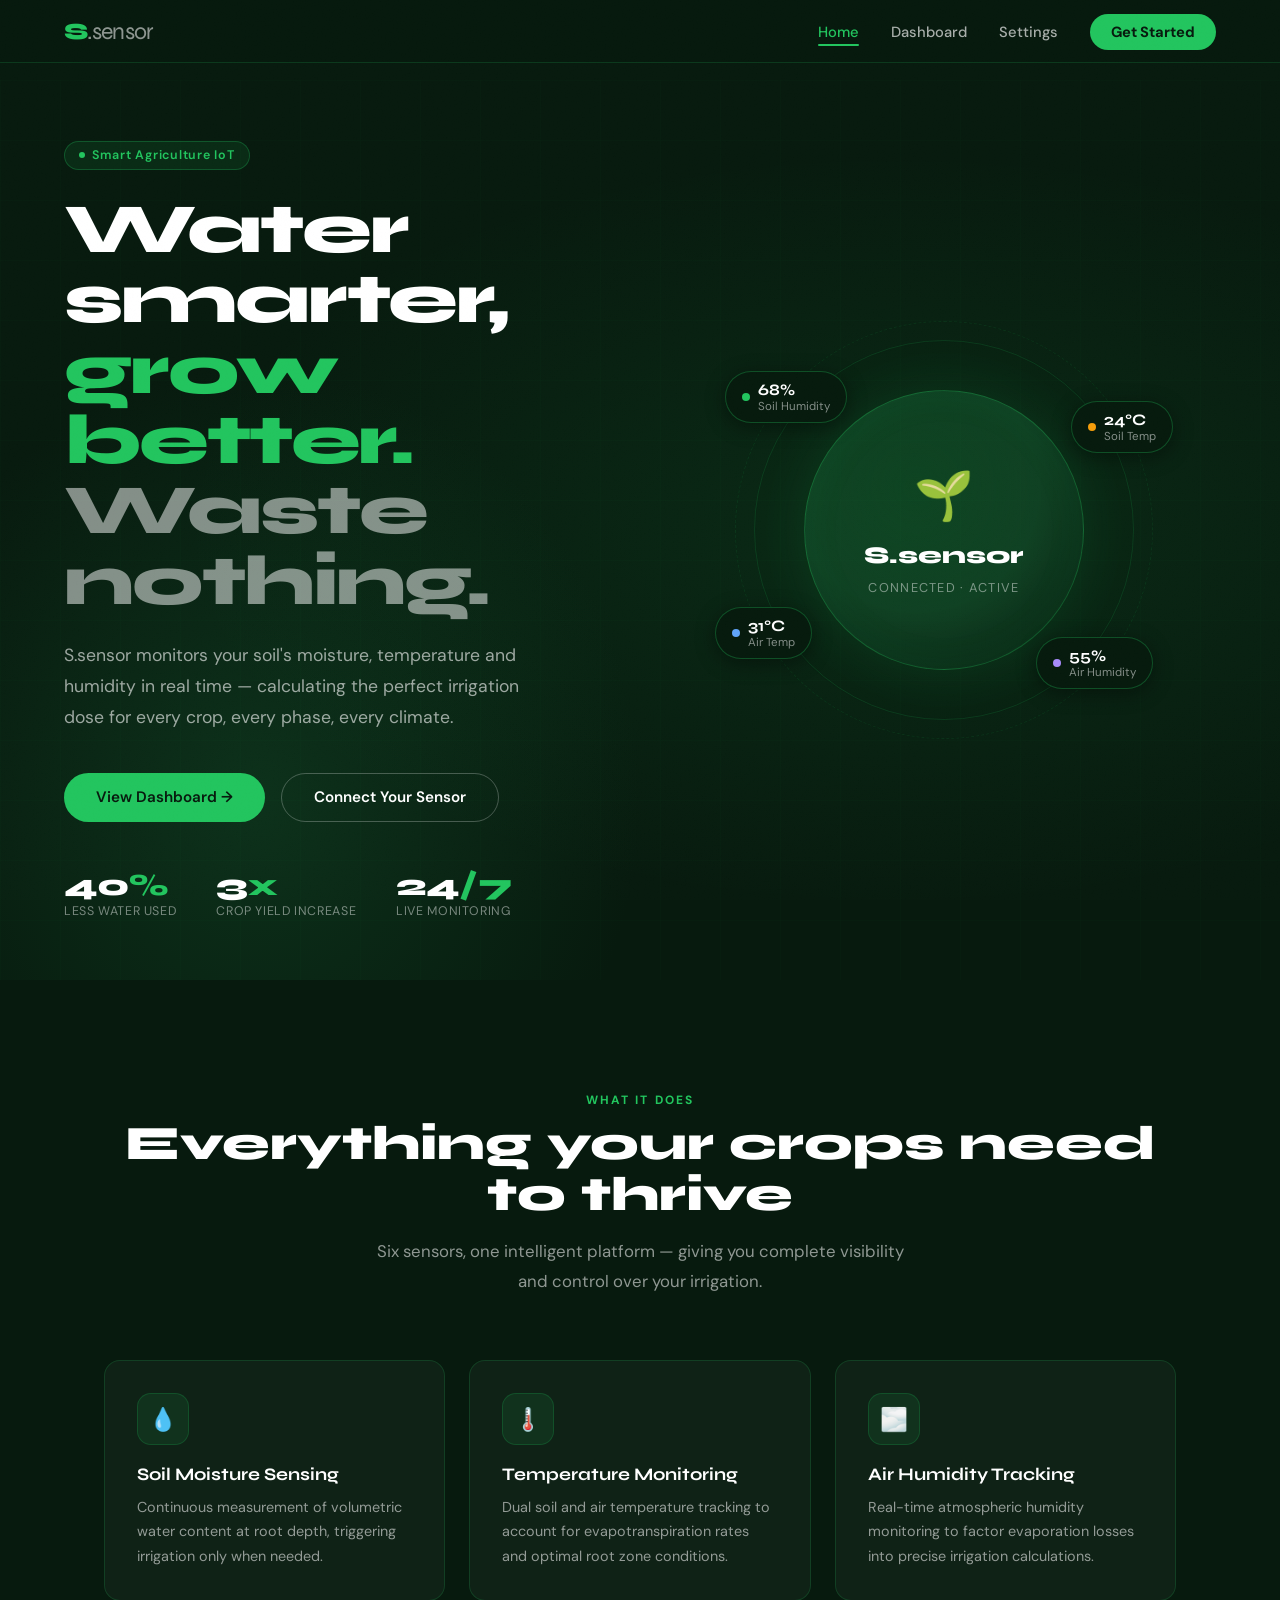
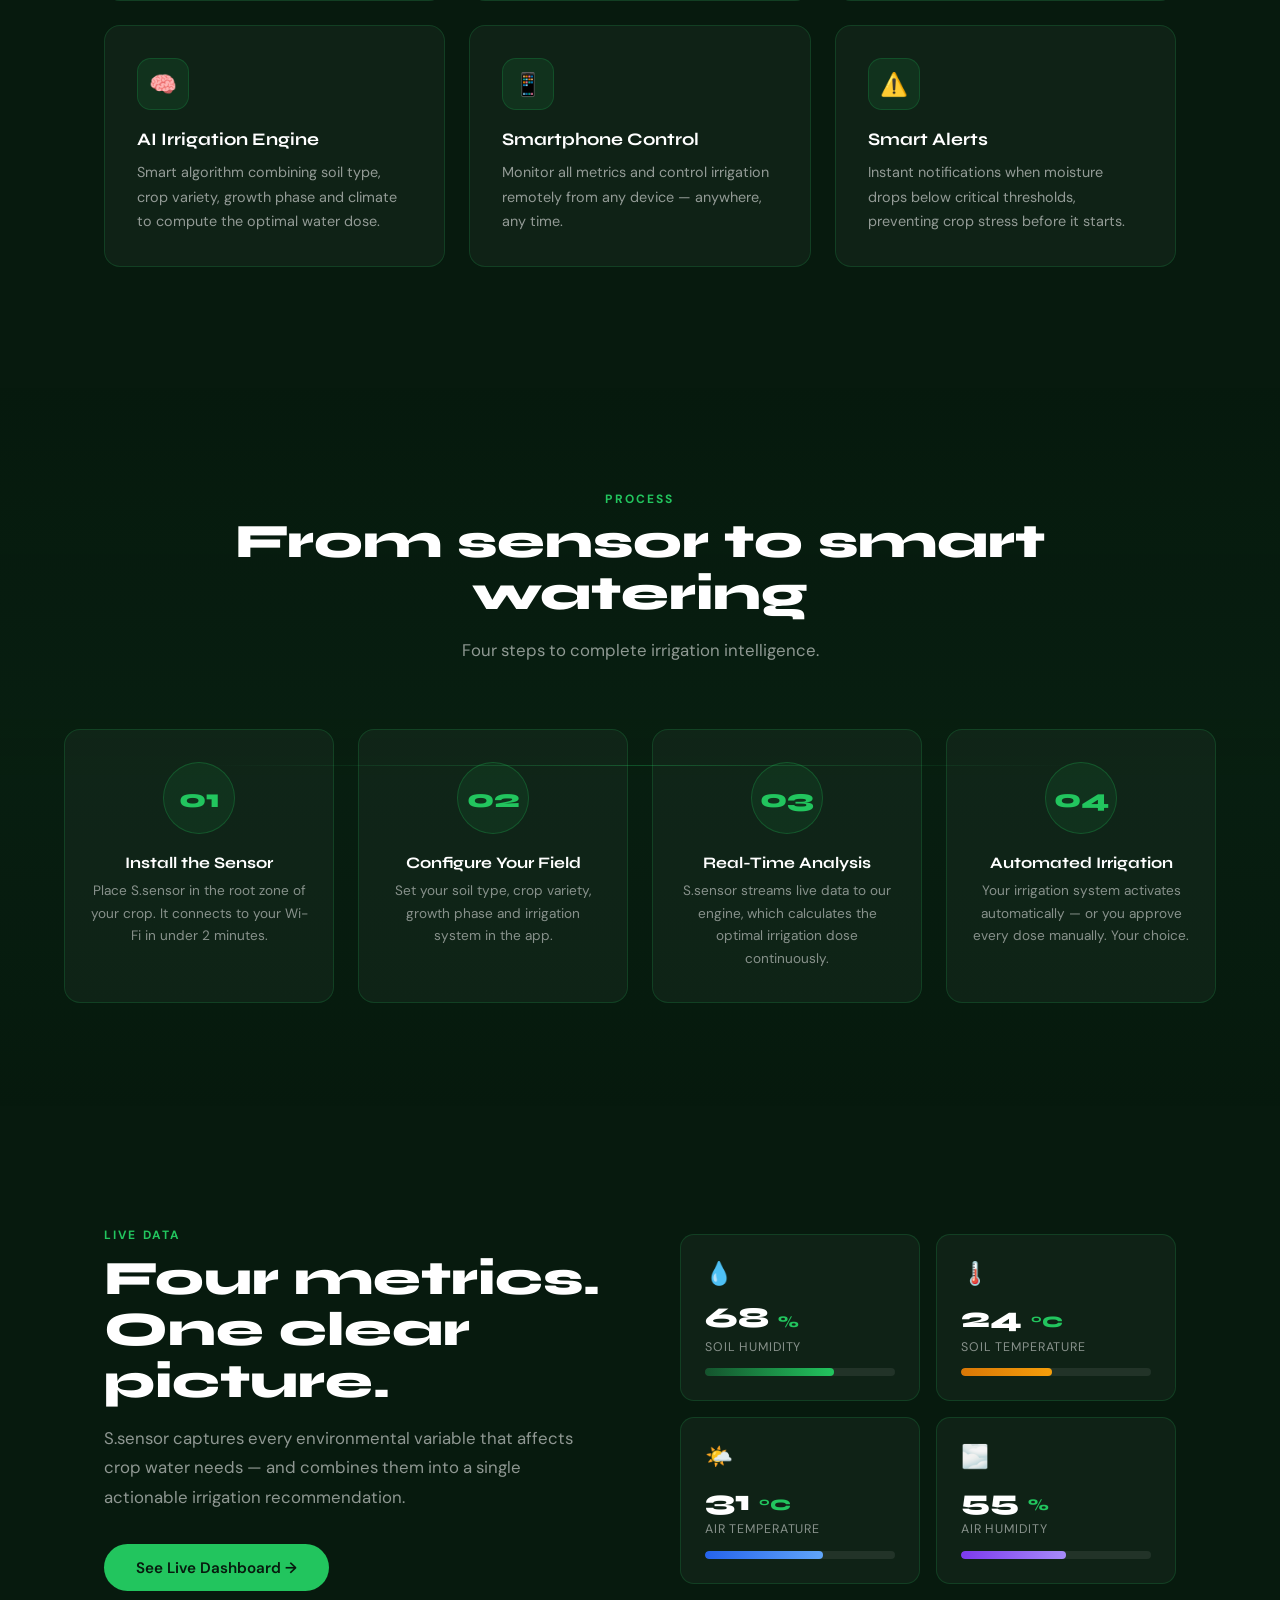
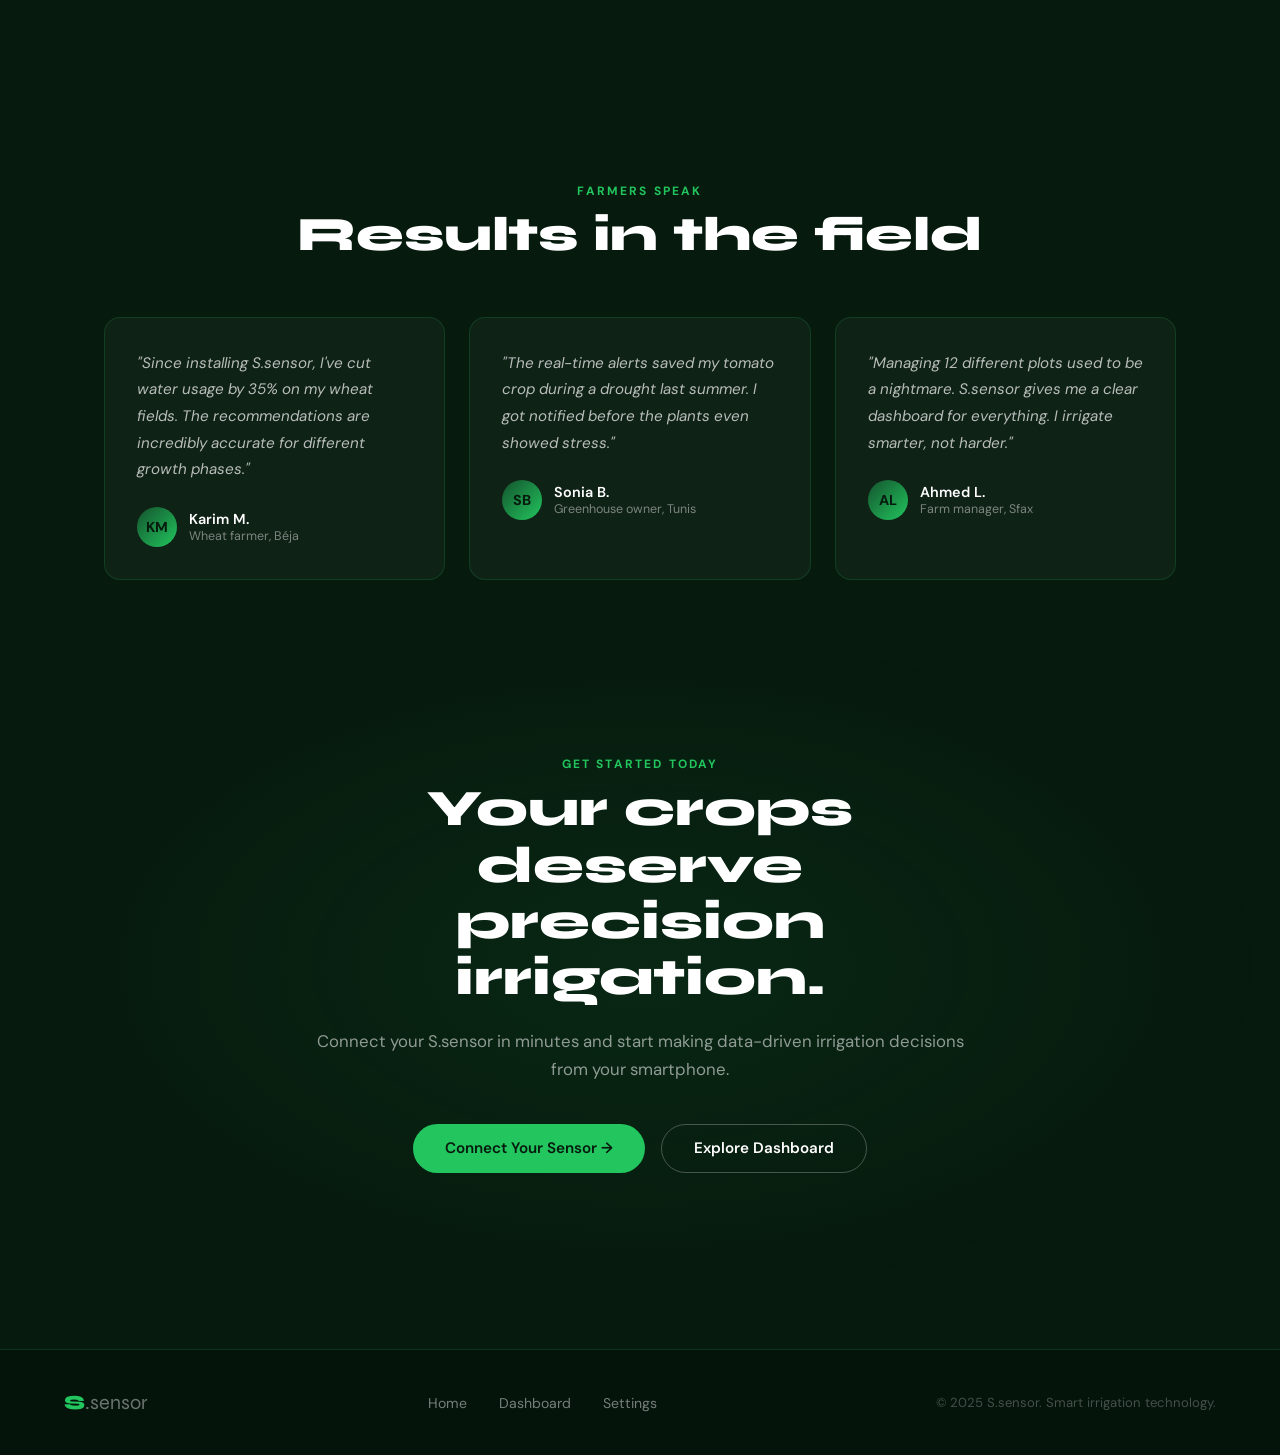
<file: index.html>
<!DOCTYPE html>
<html lang="en">
<head>
  <meta charset="UTF-8" />
  <meta name="viewport" content="width=device-width, initial-scale=1.0" />
  <title>S.sensor — Smart Irrigation Intelligence</title>
  <link rel="stylesheet" href="style.css" />
  <style>
    /* ── HERO ── */
    .hero {
      min-height: 100vh;
      display: flex;
      align-items: center;
      padding: 0 4rem;
      position: relative;
      overflow: hidden;
    }

    .hero-bg {
      position: absolute; inset: 0; z-index: 0;
      background:
        radial-gradient(ellipse 80% 60% at 70% 50%, rgba(34,197,94,0.09) 0%, transparent 70%),
        radial-gradient(ellipse 50% 80% at 20% 80%, rgba(20,83,45,0.4) 0%, transparent 60%);
    }

    .hero-grid {
      position: absolute; inset: 0; z-index: 0; opacity: 0.04;
      background-image:
        linear-gradient(rgba(34,197,94,0.5) 1px, transparent 1px),
        linear-gradient(90deg, rgba(34,197,94,0.5) 1px, transparent 1px);
      background-size: 60px 60px;
    }

    .hero-inner {
      position: relative; z-index: 2;
      display: grid; grid-template-columns: 1fr 1fr;
      gap: 4rem; align-items: center; max-width: 1200px; margin: 0 auto; width: 100%;
    }

    .hero-badge { margin-bottom: 1.5rem; }

    .hero-title {
      font-family: 'Syne', sans-serif; font-weight: 800;
      font-size: clamp(2.8rem, 5.5vw, 4.5rem);
      line-height: 1.0; letter-spacing: -0.03em; margin-bottom: 1.5rem;
    }

    .hero-title .accent { color: var(--green-accent); }
    .hero-title .line2 { color: rgba(255,255,255,0.5); }

    .hero-desc {
      color: rgba(255,255,255,0.6); font-size: 1.1rem;
      line-height: 1.75; margin-bottom: 2.5rem; max-width: 480px;
    }

    .hero-actions { display: flex; gap: 1rem; flex-wrap: wrap; margin-bottom: 3rem; }

    .hero-stats { display: flex; gap: 2.5rem; }
    .hero-stat-item { text-align: left; }
    .hero-stat-num {
      font-family: 'Syne', sans-serif; font-weight: 800;
      font-size: 1.9rem; color: var(--white); line-height: 1;
    }
    .hero-stat-num span { color: var(--green-accent); }
    .hero-stat-label { font-size: 0.78rem; color: rgba(255,255,255,0.45); letter-spacing: 0.05em; text-transform: uppercase; margin-top: 0.2rem; }

    /* ── SENSOR VISUAL ── */
    .hero-visual { position: relative; display: flex; justify-content: center; align-items: center; }

    .sensor-ring-outer {
      width: 380px; height: 380px; border-radius: 50%;
      border: 1px solid rgba(34,197,94,0.15);
      display: flex; align-items: center; justify-content: center;
      animation: float 5s ease-in-out infinite;
      position: relative;
    }

    .sensor-ring-outer::before {
      content: ''; position: absolute; inset: -20px; border-radius: 50%;
      border: 1px dashed rgba(34,197,94,0.1);
      animation: rotate 30s linear infinite;
    }

    .sensor-ring-inner {
      width: 280px; height: 280px; border-radius: 50%;
      background: radial-gradient(circle at 40% 35%, rgba(34,197,94,0.18), rgba(20,83,45,0.6), rgba(7,26,14,0.9));
      border: 1px solid rgba(34,197,94,0.3);
      display: flex; flex-direction: column;
      align-items: center; justify-content: center; gap: 0.6rem;
      box-shadow: 0 0 60px rgba(34,197,94,0.12), inset 0 0 40px rgba(34,197,94,0.06);
      position: relative;
    }

    .sensor-icon { font-size: 3rem; margin-bottom: 0.3rem; }
    .sensor-label { font-family: 'Syne', sans-serif; font-weight: 800; font-size: 1.5rem; color: var(--white); }
    .sensor-sublabel { font-size: 0.8rem; color: rgba(255,255,255,0.45); letter-spacing: 0.1em; text-transform: uppercase; }

    /* floating metric chips */
    .metric-chip {
      position: absolute;
      background: rgba(7,26,14,0.9); border: 1px solid rgba(34,197,94,0.3);
      border-radius: 50px; padding: 0.5rem 1rem;
      display: flex; align-items: center; gap: 0.5rem;
      backdrop-filter: blur(12px);
      box-shadow: 0 4px 20px rgba(0,0,0,0.4);
    }
    .metric-chip-dot { width: 8px; height: 8px; border-radius: 50%; flex-shrink: 0; }
    .metric-chip-val { font-family: 'Syne', sans-serif; font-weight: 700; font-size: 1rem; color: var(--white); }
    .metric-chip-name { font-size: 0.72rem; color: rgba(255,255,255,0.5); white-space: nowrap; }

    .chip-1 { top: 30px; left: -30px; animation: float 4s 0.5s ease-in-out infinite; }
    .chip-2 { top: 60px; right: -40px; animation: float 4.5s 1s ease-in-out infinite; }
    .chip-3 { bottom: 60px; left: -40px; animation: float 5s 0.2s ease-in-out infinite; }
    .chip-4 { bottom: 30px; right: -20px; animation: float 3.8s 0.8s ease-in-out infinite; }

    /* ── FEATURES ── */
    .features { padding: 7rem 4rem; max-width: 1200px; margin: 0 auto; }
    .features-header { text-align: center; margin-bottom: 4rem; }
    .features-header .section-sub { margin: 0 auto; }
    .features-grid { display: grid; grid-template-columns: repeat(3, 1fr); gap: 1.5rem; }

    .feature-card { padding: 2rem; }
    .feature-icon {
      width: 52px; height: 52px; border-radius: 14px;
      background: rgba(34,197,94,0.1); border: 1px solid rgba(34,197,94,0.2);
      display: flex; align-items: center; justify-content: center;
      font-size: 1.4rem; margin-bottom: 1.2rem;
    }
    .feature-title { font-family: 'Syne', sans-serif; font-weight: 700; font-size: 1.1rem; margin-bottom: 0.6rem; }
    .feature-desc { color: rgba(255,255,255,0.55); font-size: 0.9rem; line-height: 1.7; }

    /* ── HOW IT WORKS ── */
    .how { padding: 7rem 4rem; position: relative; overflow: hidden; }
    .how-bg {
      position: absolute; inset: 0; z-index: 0;
      background: linear-gradient(180deg, transparent, rgba(20,83,45,0.08) 50%, transparent);
    }
    .how-inner { max-width: 1200px; margin: 0 auto; position: relative; z-index: 1; }
    .how-header { text-align: center; margin-bottom: 4rem; }
    .how-header .section-sub { margin: 0 auto; }

    .steps { display: grid; grid-template-columns: repeat(4, 1fr); gap: 1.5rem; position: relative; }
    .steps::before {
      content: '';
      position: absolute; top: 36px; left: 12%; right: 12%; height: 1px;
      background: linear-gradient(90deg, transparent, var(--green-accent), transparent);
      opacity: 0.3;
    }
    .step { text-align: center; padding: 2rem 1.5rem; }
    .step-num {
      width: 72px; height: 72px; border-radius: 50%;
      background: rgba(34,197,94,0.08); border: 1px solid rgba(34,197,94,0.25);
      font-family: 'Syne', sans-serif; font-weight: 800; font-size: 1.6rem; color: var(--green-accent);
      display: flex; align-items: center; justify-content: center;
      margin: 0 auto 1.2rem; position: relative;
    }
    .step-title { font-family: 'Syne', sans-serif; font-weight: 700; font-size: 1rem; margin-bottom: 0.5rem; }
    .step-desc { color: rgba(255,255,255,0.5); font-size: 0.85rem; line-height: 1.65; }

    /* ── SENSORS SECTION ── */
    .sensors-section { padding: 7rem 4rem; max-width: 1200px; margin: 0 auto; }
    .sensors-inner { display: grid; grid-template-columns: 1fr 1fr; gap: 5rem; align-items: center; }
    .sensors-metrics { display: grid; grid-template-columns: 1fr 1fr; gap: 1rem; }

    .metric-card {
      padding: 1.5rem; border-radius: 14px;
      background: var(--card-bg); border: 1px solid var(--card-border);
    }
    .metric-card-icon { font-size: 1.4rem; margin-bottom: 0.75rem; }
    .metric-card-val { font-family: 'Syne', sans-serif; font-weight: 800; font-size: 1.8rem; color: var(--white); }
    .metric-card-val span { font-size: 1rem; color: var(--green-accent); }
    .metric-card-name { font-size: 0.78rem; color: rgba(255,255,255,0.5); text-transform: uppercase; letter-spacing: 0.07em; margin-top: 0.2rem; }
    .metric-card-bar { margin-top: 0.85rem; }

    /* ── CTA ── */
    .cta-section {
      padding: 6rem 4rem; text-align: center; position: relative; overflow: hidden;
    }
    .cta-bg {
      position: absolute; inset: 0; z-index: 0;
      background: radial-gradient(ellipse 70% 80% at 50% 50%, rgba(34,197,94,0.08) 0%, transparent 70%);
    }
    .cta-inner { position: relative; z-index: 1; max-width: 680px; margin: 0 auto; }
    .cta-title {
      font-family: 'Syne', sans-serif; font-weight: 800;
      font-size: clamp(2.2rem, 4vw, 3.2rem); line-height: 1.1; margin-bottom: 1.25rem;
    }
    .cta-desc { color: rgba(255,255,255,0.55); font-size: 1.05rem; line-height: 1.7; margin-bottom: 2.5rem; }
    .cta-actions { display: flex; gap: 1rem; justify-content: center; flex-wrap: wrap; }

    /* ── TESTIMONIALS ── */
    .testimonials { padding: 5rem 4rem; max-width: 1200px; margin: 0 auto; }
    .testimonials-header { text-align: center; margin-bottom: 3.5rem; }
    .testimonials-grid { display: grid; grid-template-columns: repeat(3, 1fr); gap: 1.5rem; }
    .testimonial-card { padding: 2rem; }
    .testimonial-quote { font-size: 0.95rem; line-height: 1.75; color: rgba(255,255,255,0.7); margin-bottom: 1.5rem; font-style: italic; }
    .testimonial-author { display: flex; align-items: center; gap: 0.75rem; }
    .testimonial-avatar {
      width: 40px; height: 40px; border-radius: 50%;
      background: linear-gradient(135deg, var(--green-mid), var(--green-accent));
      display: flex; align-items: center; justify-content: center;
      font-weight: 700; font-size: 0.9rem; color: var(--green-deep); flex-shrink: 0;
    }
    .testimonial-name { font-weight: 600; font-size: 0.9rem; }
    .testimonial-role { font-size: 0.78rem; color: rgba(255,255,255,0.45); }

    @media (max-width: 1024px) {
      .hero-inner { grid-template-columns: 1fr; text-align: center; }
      .hero-desc { margin: 0 auto 2rem; }
      .hero-actions { justify-content: center; }
      .hero-stats { justify-content: center; }
      .hero-visual { display: none; }
      .features-grid { grid-template-columns: 1fr 1fr; }
      .steps { grid-template-columns: repeat(2, 1fr); }
      .steps::before { display: none; }
      .sensors-inner { grid-template-columns: 1fr; }
      .testimonials-grid { grid-template-columns: 1fr; }
    }
    @media (max-width: 768px) {
      .hero { padding: 6rem 1.5rem 4rem; }
      .features { padding: 5rem 1.5rem; }
      .features-grid { grid-template-columns: 1fr; }
      .how { padding: 5rem 1.5rem; }
      .sensors-section { padding: 5rem 1.5rem; }
      .cta-section { padding: 5rem 1.5rem; }
      .testimonials { padding: 4rem 1.5rem; }
    }
  </style>
</head>
<body>

<!-- NAV -->
<nav>
  <a href="index.html" class="nav-logo">S<span>.sensor</span></a>
  <ul class="nav-links">
    <li><a href="index.html" class="active">Home</a></li>
    <li><a href="dashboard.html">Dashboard</a></li>
    <li><a href="settings.html">Settings</a></li>
    <li><a href="login.html" class="nav-cta">Get Started</a></li>
  </ul>
</nav>

<div class="page-content">

  <!-- HERO -->
  <section class="hero">
    <div class="hero-bg"></div>
    <div class="hero-grid"></div>
    <div class="hero-inner">
      <div class="hero-text">
        <div class="hero-badge anim-1">
          <span class="badge"><span class="dot"></span>Smart Agriculture IoT</span>
        </div>
        <h1 class="hero-title anim-2">
          Water smarter,<br>
          <span class="accent">grow better.</span><br>
          <span class="line2">Waste nothing.</span>
        </h1>
        <p class="hero-desc anim-3">
          S.sensor monitors your soil's moisture, temperature and humidity in real time —
          calculating the perfect irrigation dose for every crop, every phase, every climate.
        </p>
        <div class="hero-actions anim-4">
          <a href="dashboard.html" class="btn btn-primary">View Dashboard →</a>
          <a href="login.html" class="btn btn-outline">Connect Your Sensor</a>
        </div>
        <div class="hero-stats anim-5">
          <div class="hero-stat-item">
            <div class="hero-stat-num">40<span>%</span></div>
            <div class="hero-stat-label">Less water used</div>
          </div>
          <div class="hero-stat-item">
            <div class="hero-stat-num">3<span>x</span></div>
            <div class="hero-stat-label">Crop yield increase</div>
          </div>
          <div class="hero-stat-item">
            <div class="hero-stat-num">24<span>/7</span></div>
            <div class="hero-stat-label">Live monitoring</div>
          </div>
        </div>
      </div>

      <!-- SENSOR VISUAL -->
      <div class="hero-visual anim-6">
        <div class="sensor-ring-outer">
          <div class="sensor-ring-inner">
            <div class="sensor-icon">🌱</div>
            <div class="sensor-label">S.sensor</div>
            <div class="sensor-sublabel">Connected · Active</div>
          </div>

          <div class="metric-chip chip-1">
            <div class="metric-chip-dot" style="background:#22c55e;"></div>
            <div>
              <div class="metric-chip-val">68%</div>
              <div class="metric-chip-name">Soil Humidity</div>
            </div>
          </div>
          <div class="metric-chip chip-2">
            <div class="metric-chip-dot" style="background:#f59e0b;"></div>
            <div>
              <div class="metric-chip-val">24°C</div>
              <div class="metric-chip-name">Soil Temp</div>
            </div>
          </div>
          <div class="metric-chip chip-3">
            <div class="metric-chip-dot" style="background:#60a5fa;"></div>
            <div>
              <div class="metric-chip-val">31°C</div>
              <div class="metric-chip-name">Air Temp</div>
            </div>
          </div>
          <div class="metric-chip chip-4">
            <div class="metric-chip-dot" style="background:#a78bfa;"></div>
            <div>
              <div class="metric-chip-val">55%</div>
              <div class="metric-chip-name">Air Humidity</div>
            </div>
          </div>
        </div>
      </div>
    </div>
  </section>

  <!-- FEATURES -->
  <section class="features">
    <div class="features-header">
      <div class="section-label">What it does</div>
      <h2 class="section-title">Everything your crops need to thrive</h2>
      <p class="section-sub">Six sensors, one intelligent platform — giving you complete visibility and control over your irrigation.</p>
    </div>
    <div class="features-grid">
      <div class="card feature-card anim-1">
        <div class="feature-icon">💧</div>
        <div class="feature-title">Soil Moisture Sensing</div>
        <div class="feature-desc">Continuous measurement of volumetric water content at root depth, triggering irrigation only when needed.</div>
      </div>
      <div class="card feature-card anim-2">
        <div class="feature-icon">🌡️</div>
        <div class="feature-title">Temperature Monitoring</div>
        <div class="feature-desc">Dual soil and air temperature tracking to account for evapotranspiration rates and optimal root zone conditions.</div>
      </div>
      <div class="card feature-card anim-3">
        <div class="feature-icon">🌫️</div>
        <div class="feature-title">Air Humidity Tracking</div>
        <div class="feature-desc">Real-time atmospheric humidity monitoring to factor evaporation losses into precise irrigation calculations.</div>
      </div>
      <div class="card feature-card anim-4">
        <div class="feature-icon">🧠</div>
        <div class="feature-title">AI Irrigation Engine</div>
        <div class="feature-desc">Smart algorithm combining soil type, crop variety, growth phase and climate to compute the optimal water dose.</div>
      </div>
      <div class="card feature-card anim-5">
        <div class="feature-icon">📱</div>
        <div class="feature-title">Smartphone Control</div>
        <div class="feature-desc">Monitor all metrics and control irrigation remotely from any device — anywhere, any time.</div>
      </div>
      <div class="card feature-card anim-6">
        <div class="feature-icon">⚠️</div>
        <div class="feature-title">Smart Alerts</div>
        <div class="feature-desc">Instant notifications when moisture drops below critical thresholds, preventing crop stress before it starts.</div>
      </div>
    </div>
  </section>

  <!-- HOW IT WORKS -->
  <section class="how">
    <div class="how-bg"></div>
    <div class="how-inner">
      <div class="how-header">
        <div class="section-label">Process</div>
        <h2 class="section-title">From sensor to smart watering</h2>
        <p class="section-sub">Four steps to complete irrigation intelligence.</p>
      </div>
      <div class="steps">
        <div class="card step anim-1">
          <div class="step-num">01</div>
          <div class="step-title">Install the Sensor</div>
          <div class="step-desc">Place S.sensor in the root zone of your crop. It connects to your Wi-Fi in under 2 minutes.</div>
        </div>
        <div class="card step anim-2">
          <div class="step-num">02</div>
          <div class="step-title">Configure Your Field</div>
          <div class="step-desc">Set your soil type, crop variety, growth phase and irrigation system in the app.</div>
        </div>
        <div class="card step anim-3">
          <div class="step-num">03</div>
          <div class="step-title">Real-Time Analysis</div>
          <div class="step-desc">S.sensor streams live data to our engine, which calculates the optimal irrigation dose continuously.</div>
        </div>
        <div class="card step anim-4">
          <div class="step-num">04</div>
          <div class="step-title">Automated Irrigation</div>
          <div class="step-desc">Your irrigation system activates automatically — or you approve every dose manually. Your choice.</div>
        </div>
      </div>
    </div>
  </section>

  <!-- WHAT WE MEASURE -->
  <section class="sensors-section">
    <div class="sensors-inner">
      <div>
        <div class="section-label">Live data</div>
        <h2 class="section-title">Four metrics. One clear picture.</h2>
        <p class="section-sub" style="margin-bottom:2rem;">
          S.sensor captures every environmental variable that affects crop water needs — and combines them into a single actionable irrigation recommendation.
        </p>
        <a href="dashboard.html" class="btn btn-primary">See Live Dashboard →</a>
      </div>
      <div class="sensors-metrics">
        <div class="metric-card">
          <div class="metric-card-icon">💧</div>
          <div class="metric-card-val">68 <span>%</span></div>
          <div class="metric-card-name">Soil Humidity</div>
          <div class="metric-card-bar">
            <div class="progress-bar"><div class="progress-fill" style="width:68%"></div></div>
          </div>
        </div>
        <div class="metric-card">
          <div class="metric-card-icon">🌡️</div>
          <div class="metric-card-val">24 <span>°C</span></div>
          <div class="metric-card-name">Soil Temperature</div>
          <div class="metric-card-bar">
            <div class="progress-bar"><div class="progress-fill" style="width:48%; background: linear-gradient(90deg, #d97706, #f59e0b);"></div></div>
          </div>
        </div>
        <div class="metric-card">
          <div class="metric-card-icon">🌤️</div>
          <div class="metric-card-val">31 <span>°C</span></div>
          <div class="metric-card-name">Air Temperature</div>
          <div class="metric-card-bar">
            <div class="progress-bar"><div class="progress-fill" style="width:62%; background: linear-gradient(90deg, #2563eb, #60a5fa);"></div></div>
          </div>
        </div>
        <div class="metric-card">
          <div class="metric-card-icon">🌫️</div>
          <div class="metric-card-val">55 <span>%</span></div>
          <div class="metric-card-name">Air Humidity</div>
          <div class="metric-card-bar">
            <div class="progress-bar"><div class="progress-fill" style="width:55%; background: linear-gradient(90deg, #7c3aed, #a78bfa);"></div></div>
          </div>
        </div>
      </div>
    </div>
  </section>

  <!-- TESTIMONIALS -->
  <section class="testimonials">
    <div class="testimonials-header">
      <div class="section-label">Farmers speak</div>
      <h2 class="section-title">Results in the field</h2>
    </div>
    <div class="testimonials-grid">
      <div class="card testimonial-card">
        <p class="testimonial-quote">"Since installing S.sensor, I've cut water usage by 35% on my wheat fields. The recommendations are incredibly accurate for different growth phases."</p>
        <div class="testimonial-author">
          <div class="testimonial-avatar">KM</div>
          <div>
            <div class="testimonial-name">Karim M.</div>
            <div class="testimonial-role">Wheat farmer, Béja</div>
          </div>
        </div>
      </div>
      <div class="card testimonial-card">
        <p class="testimonial-quote">"The real-time alerts saved my tomato crop during a drought last summer. I got notified before the plants even showed stress."</p>
        <div class="testimonial-author">
          <div class="testimonial-avatar">SB</div>
          <div>
            <div class="testimonial-name">Sonia B.</div>
            <div class="testimonial-role">Greenhouse owner, Tunis</div>
          </div>
        </div>
      </div>
      <div class="card testimonial-card">
        <p class="testimonial-quote">"Managing 12 different plots used to be a nightmare. S.sensor gives me a clear dashboard for everything. I irrigate smarter, not harder."</p>
        <div class="testimonial-author">
          <div class="testimonial-avatar">AL</div>
          <div>
            <div class="testimonial-name">Ahmed L.</div>
            <div class="testimonial-role">Farm manager, Sfax</div>
          </div>
        </div>
      </div>
    </div>
  </section>

  <!-- CTA -->
  <section class="cta-section">
    <div class="cta-bg"></div>
    <div class="cta-inner">
      <div class="section-label" style="text-align:center;">Get started today</div>
      <h2 class="cta-title">Your crops deserve precision irrigation.</h2>
      <p class="cta-desc">Connect your S.sensor in minutes and start making data-driven irrigation decisions from your smartphone.</p>
      <div class="cta-actions">
        <a href="login.html" class="btn btn-primary">Connect Your Sensor →</a>
        <a href="dashboard.html" class="btn btn-outline">Explore Dashboard</a>
      </div>
    </div>
  </section>

</div>

<!-- FOOTER -->
<footer>
  <div class="footer-logo">S<span>.sensor</span></div>
  <ul class="footer-links">
    <li><a href="index.html">Home</a></li>
    <li><a href="dashboard.html">Dashboard</a></li>
    <li><a href="settings.html">Settings</a></li>
  </ul>
  <div class="footer-copy">© 2025 S.sensor. Smart irrigation technology.</div>
</footer>

</body>
</html>
</file>
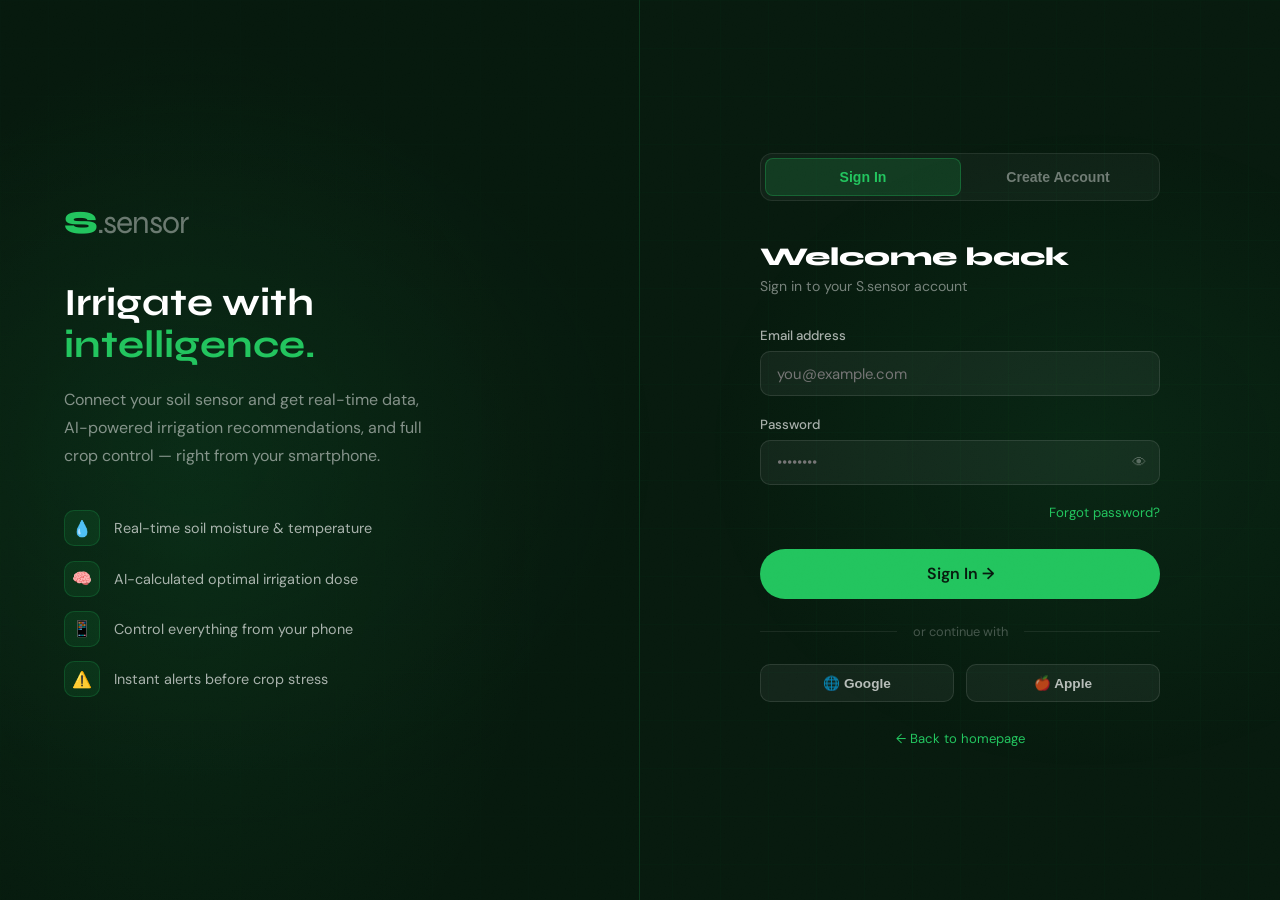
<file: login.html>
<!DOCTYPE html>
<html lang="en">
<head>
  <meta charset="UTF-8" />
  <meta name="viewport" content="width=device-width, initial-scale=1.0" />
  <title>Sign In — S.sensor</title>
  <link rel="stylesheet" href="style.css" />
  <style>
    body { display: flex; align-items: center; justify-content: center; min-height: 100vh; }

    .auth-bg {
      position: fixed; inset: 0; z-index: 0;
      background:
        radial-gradient(ellipse 60% 70% at 15% 50%, rgba(20,83,45,0.35) 0%, transparent 60%),
        radial-gradient(ellipse 50% 60% at 85% 50%, rgba(34,197,94,0.07) 0%, transparent 60%);
    }

    .auth-grid {
      position: fixed; inset: 0; z-index: 0; opacity: 0.025;
      background-image:
        linear-gradient(rgba(34,197,94,0.8) 1px, transparent 1px),
        linear-gradient(90deg, rgba(34,197,94,0.8) 1px, transparent 1px);
      background-size: 48px 48px;
    }

    .auth-wrap {
      position: relative; z-index: 2;
      display: grid; grid-template-columns: 1fr 1fr;
      min-height: 100vh; width: 100%;
    }

    /* LEFT PANEL */
    .auth-left {
      display: flex; flex-direction: column; justify-content: center;
      padding: 4rem; background: rgba(7,26,14,0.6); border-right: 1px solid var(--card-border);
      position: relative; overflow: hidden;
    }

    .auth-left-bg {
      position: absolute; inset: 0; z-index: 0;
      background: radial-gradient(ellipse 80% 80% at 30% 60%, rgba(34,197,94,0.07) 0%, transparent 70%);
    }

    .auth-left-content { position: relative; z-index: 1; }

    .auth-brand {
      font-family: 'Syne', sans-serif; font-weight: 800; font-size: 2rem;
      color: var(--green-accent); margin-bottom: 0.5rem; letter-spacing: -0.03em;
    }
    .auth-brand span { color: rgba(255,255,255,0.4); font-weight: 400; }

    .auth-tagline {
      font-family: 'Syne', sans-serif; font-weight: 700;
      font-size: clamp(1.8rem, 3vw, 2.5rem); line-height: 1.1;
      margin: 2.5rem 0 1.25rem;
    }
    .auth-tagline .acc { color: var(--green-accent); }

    .auth-desc { color: rgba(255,255,255,0.5); font-size: 1rem; line-height: 1.75; max-width: 380px; margin-bottom: 2.5rem; }

    .auth-features { display: flex; flex-direction: column; gap: 0.9rem; }
    .auth-feature { display: flex; align-items: center; gap: 0.85rem; }
    .auth-feature-icon {
      width: 36px; height: 36px; border-radius: 10px;
      background: rgba(34,197,94,0.1); border: 1px solid rgba(34,197,94,0.2);
      display: flex; align-items: center; justify-content: center; font-size: 1rem; flex-shrink: 0;
    }
    .auth-feature-text { font-size: 0.9rem; color: rgba(255,255,255,0.65); }

    /* RIGHT PANEL */
    .auth-right {
      display: flex; align-items: center; justify-content: center;
      padding: 3rem 4rem;
    }

    .auth-form-wrap { width: 100%; max-width: 400px; }

    .auth-tabs { display: flex; gap: 0; margin-bottom: 2.5rem; background: rgba(255,255,255,0.04); border-radius: 12px; padding: 4px; border: 1px solid rgba(255,255,255,0.08); }
    .auth-tab {
      flex: 1; padding: 0.65rem; text-align: center; cursor: pointer;
      border-radius: 8px; font-size: 0.88rem; font-weight: 600;
      border: none; background: transparent; color: rgba(255,255,255,0.4);
      transition: var(--transition);
    }
    .auth-tab.active { background: rgba(34,197,94,0.15); color: var(--green-accent); border: 1px solid rgba(34,197,94,0.3); }

    .auth-form { display: none; }
    .auth-form.active { display: block; }

    .auth-form-title { font-family: 'Syne', sans-serif; font-weight: 800; font-size: 1.6rem; margin-bottom: 0.3rem; }
    .auth-form-sub { color: rgba(255,255,255,0.45); font-size: 0.88rem; margin-bottom: 2rem; }

    .auth-submit { width: 100%; justify-content: center; margin-top: 0.5rem; padding: 0.9rem; font-size: 1rem; }

    .auth-divider {
      display: flex; align-items: center; gap: 1rem; margin: 1.5rem 0;
      color: rgba(255,255,255,0.25); font-size: 0.8rem;
    }
    .auth-divider::before, .auth-divider::after {
      content: ''; flex: 1; height: 1px; background: rgba(255,255,255,0.08);
    }

    .auth-social { display: flex; gap: 0.75rem; }
    .auth-social-btn {
      flex: 1; display: flex; align-items: center; justify-content: center; gap: 0.5rem;
      padding: 0.65rem; border-radius: 10px; font-size: 0.85rem; font-weight: 600;
      background: rgba(255,255,255,0.05); border: 1px solid rgba(255,255,255,0.1);
      color: rgba(255,255,255,0.7); cursor: pointer; transition: var(--transition);
    }
    .auth-social-btn:hover { background: rgba(255,255,255,0.09); border-color: rgba(255,255,255,0.2); }

    .auth-footer-text { text-align: center; margin-top: 1.75rem; font-size: 0.82rem; color: rgba(255,255,255,0.35); }
    .auth-footer-text a { color: var(--green-accent); text-decoration: none; }

    .form-row-2 { display: grid; grid-template-columns: 1fr 1fr; gap: 1rem; }

    .input-icon-wrap { position: relative; }
    .input-icon-wrap .form-input { padding-right: 2.5rem; }
    .input-icon {
      position: absolute; right: 0.9rem; top: 50%; transform: translateY(-50%);
      color: rgba(255,255,255,0.3); cursor: pointer; font-size: 0.9rem;
    }

    @media (max-width: 900px) {
      .auth-wrap { grid-template-columns: 1fr; }
      .auth-left { display: none; }
      .auth-right { padding: 2rem 1.5rem; align-items: flex-start; padding-top: 6rem; }
    }
  </style>
</head>
<body>

<div class="auth-bg"></div>
<div class="auth-grid"></div>

<div class="auth-wrap">

  <!-- LEFT -->
  <div class="auth-left">
    <div class="auth-left-bg"></div>
    <div class="auth-left-content anim-1">
      <div class="auth-brand">S<span>.sensor</span></div>
      <h2 class="auth-tagline">Irrigate with<br><span class="acc">intelligence.</span></h2>
      <p class="auth-desc">Connect your soil sensor and get real-time data, AI-powered irrigation recommendations, and full crop control — right from your smartphone.</p>
      <div class="auth-features">
        <div class="auth-feature">
          <div class="auth-feature-icon">💧</div>
          <div class="auth-feature-text">Real-time soil moisture & temperature</div>
        </div>
        <div class="auth-feature">
          <div class="auth-feature-icon">🧠</div>
          <div class="auth-feature-text">AI-calculated optimal irrigation dose</div>
        </div>
        <div class="auth-feature">
          <div class="auth-feature-icon">📱</div>
          <div class="auth-feature-text">Control everything from your phone</div>
        </div>
        <div class="auth-feature">
          <div class="auth-feature-icon">⚠️</div>
          <div class="auth-feature-text">Instant alerts before crop stress</div>
        </div>
      </div>
    </div>
  </div>

  <!-- RIGHT -->
  <div class="auth-right">
    <div class="auth-form-wrap anim-2">

      <!-- TABS -->
      <div class="auth-tabs">
        <button class="auth-tab active" onclick="switchForm(this,'login')">Sign In</button>
        <button class="auth-tab" onclick="switchForm(this,'register')">Create Account</button>
      </div>

      <!-- LOGIN FORM -->
      <div class="auth-form active" id="form-login">
        <div class="auth-form-title">Welcome back</div>
        <div class="auth-form-sub">Sign in to your S.sensor account</div>

        <div class="form-group">
          <label class="form-label">Email address</label>
          <input class="form-input" type="email" placeholder="you@example.com" />
        </div>
        <div class="form-group">
          <label class="form-label">Password</label>
          <div class="input-icon-wrap">
            <input class="form-input" type="password" id="loginPwd" placeholder="••••••••" />
            <span class="input-icon" onclick="togglePwd('loginPwd', this)">👁</span>
          </div>
        </div>
        <div style="display:flex;justify-content:flex-end;margin-bottom:1.25rem;">
          <a href="#" style="font-size:0.83rem;color:var(--green-accent);text-decoration:none;">Forgot password?</a>
        </div>
        <button class="btn btn-primary auth-submit" onclick="handleLogin()">Sign In →</button>

        <div class="auth-divider">or continue with</div>
        <div class="auth-social">
          <button class="auth-social-btn">🌐 Google</button>
          <button class="auth-social-btn">🍎 Apple</button>
        </div>
      </div>

      <!-- REGISTER FORM -->
      <div class="auth-form" id="form-register">
        <div class="auth-form-title">Create account</div>
        <div class="auth-form-sub">Start monitoring your crops today</div>

        <div class="form-row-2">
          <div class="form-group">
            <label class="form-label">First name</label>
            <input class="form-input" placeholder="Ahmed" />
          </div>
          <div class="form-group">
            <label class="form-label">Last name</label>
            <input class="form-input" placeholder="Aissaoui" />
          </div>
        </div>
        <div class="form-group">
          <label class="form-label">Email address</label>
          <input class="form-input" type="email" placeholder="you@example.com" />
        </div>
        <div class="form-group">
          <label class="form-label">Phone number</label>
          <input class="form-input" type="tel" placeholder="+216 XX XXX XXX" />
        </div>
        <div class="form-group">
          <label class="form-label">Password</label>
          <div class="input-icon-wrap">
            <input class="form-input" type="password" id="regPwd" placeholder="Min. 8 characters" />
            <span class="input-icon" onclick="togglePwd('regPwd', this)">👁</span>
          </div>
        </div>
        <div class="form-group">
          <div style="display:flex;align-items:flex-start;gap:0.6rem;margin-top:0.25rem;">
            <input type="checkbox" id="terms" style="margin-top:3px;accent-color:var(--green-accent);" />
            <label for="terms" style="font-size:0.82rem;color:rgba(255,255,255,0.5);line-height:1.5;">
              I agree to the <a href="#" style="color:var(--green-accent);">Terms of Service</a> and <a href="#" style="color:var(--green-accent);">Privacy Policy</a>
            </label>
          </div>
        </div>
        <button class="btn btn-primary auth-submit" onclick="handleRegister()">Create Account →</button>

        <div class="auth-divider">or continue with</div>
        <div class="auth-social">
          <button class="auth-social-btn">🌐 Google</button>
          <button class="auth-social-btn">🍎 Apple</button>
        </div>
      </div>

      <div class="auth-footer-text">
        <a href="index.html">← Back to homepage</a>
      </div>
    </div>
  </div>
</div>

<script>
  function switchForm(el, id) {
    document.querySelectorAll('.auth-tab').forEach(t=>t.classList.remove('active'));
    document.querySelectorAll('.auth-form').forEach(f=>f.classList.remove('active'));
    el.classList.add('active');
    document.getElementById('form-'+id).classList.add('active');
  }

  function togglePwd(id, icon) {
    const inp = document.getElementById(id);
    inp.type = inp.type === 'password' ? 'text' : 'password';
    icon.textContent = inp.type === 'password' ? '👁' : '🙈';
  }

  async function handleLogin() {
    const email = document.querySelector('#form-login input[type="email"]').value;
    const password = document.querySelector('#form-login input[type="password"]').value;

    try {
        const res = await fetch('http://127.0.0.1:8000/auth/login', {
            method: 'POST',
            headers: { 'Content-Type': 'application/json' },
            body: JSON.stringify({ email, password })
        });

        const data = await res.json();

        if (res.ok) {
            localStorage.setItem('token', data.token);
            localStorage.setItem('user', JSON.stringify({ email: data.email, full_name: data.full_name }));
            window.location.href = 'dashboard.html';
        } else {
            alert('❌ ' + data.detail);
        }
    } catch(e) {
        alert('❌ Could not connect to server');
    }
}

  async function handleRegister() {
    const email = document.querySelector('#form-register input[type="email"]').value;
    const password = document.querySelector('#form-register input[type="password"]').value;
    const full_name = document.querySelector('#form-register input[placeholder="Ahmed"]').value;

    try {
        const res = await fetch('http://127.0.0.1:8000/auth/register', {
            method: 'POST',
            headers: { 'Content-Type': 'application/json' },
            body: JSON.stringify({ email, password, full_name })
        });

        const data = await res.json();

        if (res.ok) {
            localStorage.setItem('token', data.token);
            localStorage.setItem('user', JSON.stringify({ email: data.email, full_name: data.full_name }));
            window.location.href = 'dashboard.html';
        } else {
            alert('❌ ' + data.detail);
        }
    } catch(e) {
        alert('❌ Could not connect to server');
    }
}
</script>
</body>
</html>
</file>
<file: style.css>
@import url('https://fonts.googleapis.com/css2?family=Syne:wght@400;600;700;800&family=DM+Sans:ital,opsz,wght@0,9..40,300;0,9..40,400;0,9..40,500;0,9..40,600;1,9..40,300&display=swap');

:root {
  --green-deep: #071a0e;
  --green-mid: #14532d;
  --green-accent: #22c55e;
  --green-light: #86efac;
  --green-glow: rgba(34,197,94,0.15);
  --earth: #92400e;
  --earth-light: #d97706;
  --cream: #fefce8;
  --white: #ffffff;
  --gray-dark: #111827;
  --gray-mid: #374151;
  --gray-soft: #6b7280;
  --card-bg: rgba(255,255,255,0.035);
  --card-border: rgba(34,197,94,0.18);
  --shadow: 0 8px 32px rgba(0,0,0,0.5);
  --radius: 16px;
  --transition: all 0.3s cubic-bezier(0.4,0,0.2,1);
}

*, *::before, *::after { box-sizing: border-box; margin: 0; padding: 0; }
html { scroll-behavior: smooth; }

body {
  font-family: 'DM Sans', sans-serif;
  background: var(--green-deep);
  color: var(--white);
  min-height: 100vh;
  overflow-x: hidden;
}

/* Noise texture */
body::after {
  content: '';
  position: fixed;
  inset: 0;
  background-image: url("data:image/svg+xml,%3Csvg xmlns='http://www.w3.org/2000/svg' width='300' height='300'%3E%3Cfilter id='n'%3E%3CfeTurbulence type='fractalNoise' baseFrequency='0.75' numOctaves='4' stitchTiles='stitch'/%3E%3C/filter%3E%3Crect width='300' height='300' filter='url(%23n)' opacity='0.03'/%3E%3C/svg%3E");
  pointer-events: none;
  z-index: 9999;
  opacity: 0.5;
}

/* ── NAV ── */
nav {
  position: fixed;
  top: 0; left: 0; right: 0;
  z-index: 200;
  display: flex;
  align-items: center;
  justify-content: space-between;
  padding: 1.1rem 4rem;
  background: rgba(7,26,14,0.88);
  backdrop-filter: blur(24px);
  border-bottom: 1px solid var(--card-border);
}

.nav-logo {
  font-family: 'Syne', sans-serif;
  font-weight: 800;
  font-size: 1.45rem;
  color: var(--green-accent);
  text-decoration: none;
  letter-spacing: -0.03em;
}
.nav-logo span { color: rgba(255,255,255,0.55); font-weight: 400; }

.nav-links { display: flex; gap: 2rem; list-style: none; align-items: center; }
.nav-links a {
  color: rgba(255,255,255,0.65);
  text-decoration: none;
  font-size: 0.92rem;
  font-weight: 500;
  transition: var(--transition);
  position: relative;
}
.nav-links a:hover, .nav-links a.active { color: var(--green-accent); }
.nav-links a.active::after {
  content: '';
  position: absolute;
  bottom: -4px; left: 0; right: 0;
  height: 2px;
  background: var(--green-accent);
  border-radius: 1px;
}

.nav-cta {
  background: var(--green-accent) !important;
  color: var(--green-deep) !important;
  padding: 0.5rem 1.3rem;
  border-radius: 50px;
  font-weight: 700 !important;
}
.nav-cta:hover { background: var(--green-light) !important; }
.nav-cta.active::after { display: none; }

/* ── BUTTONS ── */
.btn {
  display: inline-flex; align-items: center; gap: 0.5rem;
  padding: 0.85rem 2rem; border-radius: 50px;
  font-family: 'DM Sans', sans-serif; font-weight: 600; font-size: 0.95rem;
  cursor: pointer; border: none; transition: var(--transition); text-decoration: none;
}
.btn-primary { background: var(--green-accent); color: var(--green-deep); }
.btn-primary:hover { background: var(--green-light); transform: translateY(-2px); box-shadow: 0 8px 28px rgba(34,197,94,0.4); }
.btn-outline { background: transparent; color: var(--white); border: 1.5px solid rgba(255,255,255,0.25); }
.btn-outline:hover { border-color: var(--green-accent); color: var(--green-accent); transform: translateY(-2px); }
.btn-sm { padding: 0.55rem 1.25rem; font-size: 0.85rem; }
.btn-danger { background: rgba(239,68,68,0.15); color: #f87171; border: 1px solid rgba(239,68,68,0.3); }
.btn-danger:hover { background: rgba(239,68,68,0.25); }

/* ── CARDS ── */
.card {
  background: var(--card-bg);
  border: 1px solid var(--card-border);
  border-radius: var(--radius);
  padding: 1.75rem;
  transition: var(--transition);
  position: relative;
  overflow: hidden;
}
.card::before {
  content: '';
  position: absolute; top: 0; left: 0; right: 0; height: 1px;
  background: linear-gradient(90deg, transparent, var(--green-accent), transparent);
  opacity: 0; transition: var(--transition);
}
.card:hover { border-color: rgba(34,197,94,0.4); transform: translateY(-3px); box-shadow: 0 16px 40px rgba(34,197,94,0.08); }
.card:hover::before { opacity: 1; }

/* ── TYPOGRAPHY ── */
.section-label {
  font-size: 0.75rem; font-weight: 700; letter-spacing: 0.18em;
  text-transform: uppercase; color: var(--green-accent); margin-bottom: 0.6rem;
}
.section-title {
  font-family: 'Syne', sans-serif; font-weight: 800;
  font-size: clamp(1.9rem, 4vw, 3rem); line-height: 1.08; margin-bottom: 1rem;
}
.section-sub { color: rgba(255,255,255,0.55); font-size: 1.05rem; line-height: 1.75; max-width: 560px; }

/* ── BADGE ── */
.badge {
  display: inline-flex; align-items: center; gap: 0.4rem;
  background: rgba(34,197,94,0.1); border: 1px solid rgba(34,197,94,0.28);
  color: var(--green-accent); padding: 0.35rem 0.9rem;
  border-radius: 50px; font-size: 0.78rem; font-weight: 600; letter-spacing: 0.06em;
}
.badge .dot {
  width: 6px; height: 6px; background: var(--green-accent);
  border-radius: 50%; animation: pulse 2s infinite;
}
@keyframes pulse {
  0%,100% { opacity:1; transform:scale(1); }
  50% { opacity:0.5; transform:scale(1.5); }
}

/* ── FOOTER ── */
footer {
  background: rgba(0,0,0,0.25); border-top: 1px solid var(--card-border);
  padding: 2.5rem 4rem; margin-top: 5rem;
  display: flex; justify-content: space-between; align-items: center; flex-wrap: wrap; gap: 1.5rem;
}
.footer-logo { font-family: 'Syne', sans-serif; font-weight: 800; font-size: 1.25rem; color: var(--green-accent); }
.footer-logo span { color: rgba(255,255,255,0.4); font-weight: 400; }
.footer-links { display: flex; gap: 2rem; list-style: none; }
.footer-links a { color: rgba(255,255,255,0.45); text-decoration: none; font-size: 0.88rem; transition: var(--transition); }
.footer-links a:hover { color: var(--green-accent); }
.footer-copy { color: rgba(255,255,255,0.25); font-size: 0.82rem; }

/* ── FORM ── */
.form-group { margin-bottom: 1.2rem; }
.form-label { display: block; font-size: 0.83rem; font-weight: 500; color: rgba(255,255,255,0.65); margin-bottom: 0.45rem; }
.form-input, .form-select, .form-textarea {
  width: 100%; background: rgba(255,255,255,0.05); border: 1px solid rgba(255,255,255,0.1);
  border-radius: 10px; padding: 0.72rem 1rem; color: var(--white);
  font-family: 'DM Sans', sans-serif; font-size: 0.93rem;
  transition: var(--transition); outline: none;
}
.form-input:focus, .form-select:focus, .form-textarea:focus {
  border-color: var(--green-accent); background: rgba(34,197,94,0.05);
  box-shadow: 0 0 0 3px rgba(34,197,94,0.1);
}
.form-select option { background: #071a0e; }
.form-textarea { resize: vertical; min-height: 100px; }

/* ── PAGE ── */
.page-content { position: relative; z-index: 1; padding-top: 80px; }

/* ── ANIMATIONS ── */
@keyframes fadeUp { from { opacity:0; transform:translateY(28px); } to { opacity:1; transform:translateY(0); } }
@keyframes fadeIn { from { opacity:0; } to { opacity:1; } }
@keyframes float { 0%,100% { transform:translateY(0); } 50% { transform:translateY(-14px); } }
@keyframes rotate { from { transform:rotate(0deg); } to { transform:rotate(360deg); } }
@keyframes shimmer { 0% { background-position:-200% 0; } 100% { background-position:200% 0; } }

.anim-1 { animation: fadeUp 0.65s ease both; }
.anim-2 { animation: fadeUp 0.65s 0.1s ease both; }
.anim-3 { animation: fadeUp 0.65s 0.2s ease both; }
.anim-4 { animation: fadeUp 0.65s 0.3s ease both; }
.anim-5 { animation: fadeUp 0.65s 0.4s ease both; }
.anim-6 { animation: fadeUp 0.65s 0.5s ease both; }

/* ── SCROLLBAR ── */
::-webkit-scrollbar { width: 5px; }
::-webkit-scrollbar-track { background: var(--green-deep); }
::-webkit-scrollbar-thumb { background: var(--green-mid); border-radius: 3px; }
::-webkit-scrollbar-thumb:hover { background: var(--green-accent); }

/* ── DIVIDER ── */
.divider { border: none; border-top: 1px solid var(--card-border); margin: 3rem 0; }

/* ── GRID UTILITIES ── */
.grid-2 { display: grid; grid-template-columns: repeat(2, 1fr); gap: 1.5rem; }
.grid-3 { display: grid; grid-template-columns: repeat(3, 1fr); gap: 1.5rem; }
.grid-4 { display: grid; grid-template-columns: repeat(4, 1fr); gap: 1.5rem; }

@media (max-width: 1024px) {
  .grid-4 { grid-template-columns: repeat(2, 1fr); }
  .grid-3 { grid-template-columns: repeat(2, 1fr); }
}
@media (max-width: 768px) {
  nav { padding: 1rem 1.5rem; }
  .nav-links { display: none; }
  footer { padding: 2rem 1.5rem; flex-direction: column; text-align: center; }
  .grid-2, .grid-3, .grid-4 { grid-template-columns: 1fr; }
}

/* ── ALERT ── */
.alert {
  display: flex; align-items: flex-start; gap: 0.8rem;
  padding: 1rem 1.25rem; border-radius: 12px; margin-bottom: 1rem;
  font-size: 0.9rem; line-height: 1.5;
}
.alert-warning { background: rgba(217,119,6,0.12); border: 1px solid rgba(217,119,6,0.3); color: #fbbf24; }
.alert-success { background: rgba(34,197,94,0.1); border: 1px solid rgba(34,197,94,0.25); color: var(--green-light); }
.alert-danger  { background: rgba(239,68,68,0.1); border: 1px solid rgba(239,68,68,0.25); color: #f87171; }
.alert-icon { font-size: 1.1rem; flex-shrink: 0; }

/* ── TOGGLE SWITCH ── */
.toggle-wrap { display: flex; align-items: center; gap: 0.75rem; }
.toggle { position: relative; width: 48px; height: 26px; cursor: pointer; }
.toggle input { opacity: 0; width: 0; height: 0; }
.toggle-slider {
  position: absolute; inset: 0; background: rgba(255,255,255,0.12);
  border-radius: 13px; transition: var(--transition);
}
.toggle-slider::before {
  content: ''; position: absolute;
  width: 20px; height: 20px; left: 3px; bottom: 3px;
  background: white; border-radius: 50%; transition: var(--transition);
}
.toggle input:checked + .toggle-slider { background: var(--green-accent); }
.toggle input:checked + .toggle-slider::before { transform: translateX(22px); }
.toggle-label { font-size: 0.9rem; color: rgba(255,255,255,0.75); }

/* ── STAT NUMBER ── */
.stat-num { font-family: 'Syne', sans-serif; font-weight: 800; font-size: 2.5rem; color: var(--white); line-height: 1; }
.stat-unit { font-size: 1rem; color: var(--green-accent); font-weight: 600; margin-left: 0.2rem; }
.stat-label { font-size: 0.82rem; color: rgba(255,255,255,0.5); margin-top: 0.3rem; letter-spacing: 0.05em; text-transform: uppercase; }

/* ── PROGRESS BAR ── */
.progress-bar { background: rgba(255,255,255,0.08); border-radius: 50px; height: 8px; overflow: hidden; }
.progress-fill { height: 100%; border-radius: 50px; background: linear-gradient(90deg, var(--green-mid), var(--green-accent)); transition: width 0.8s ease; }
</file>
